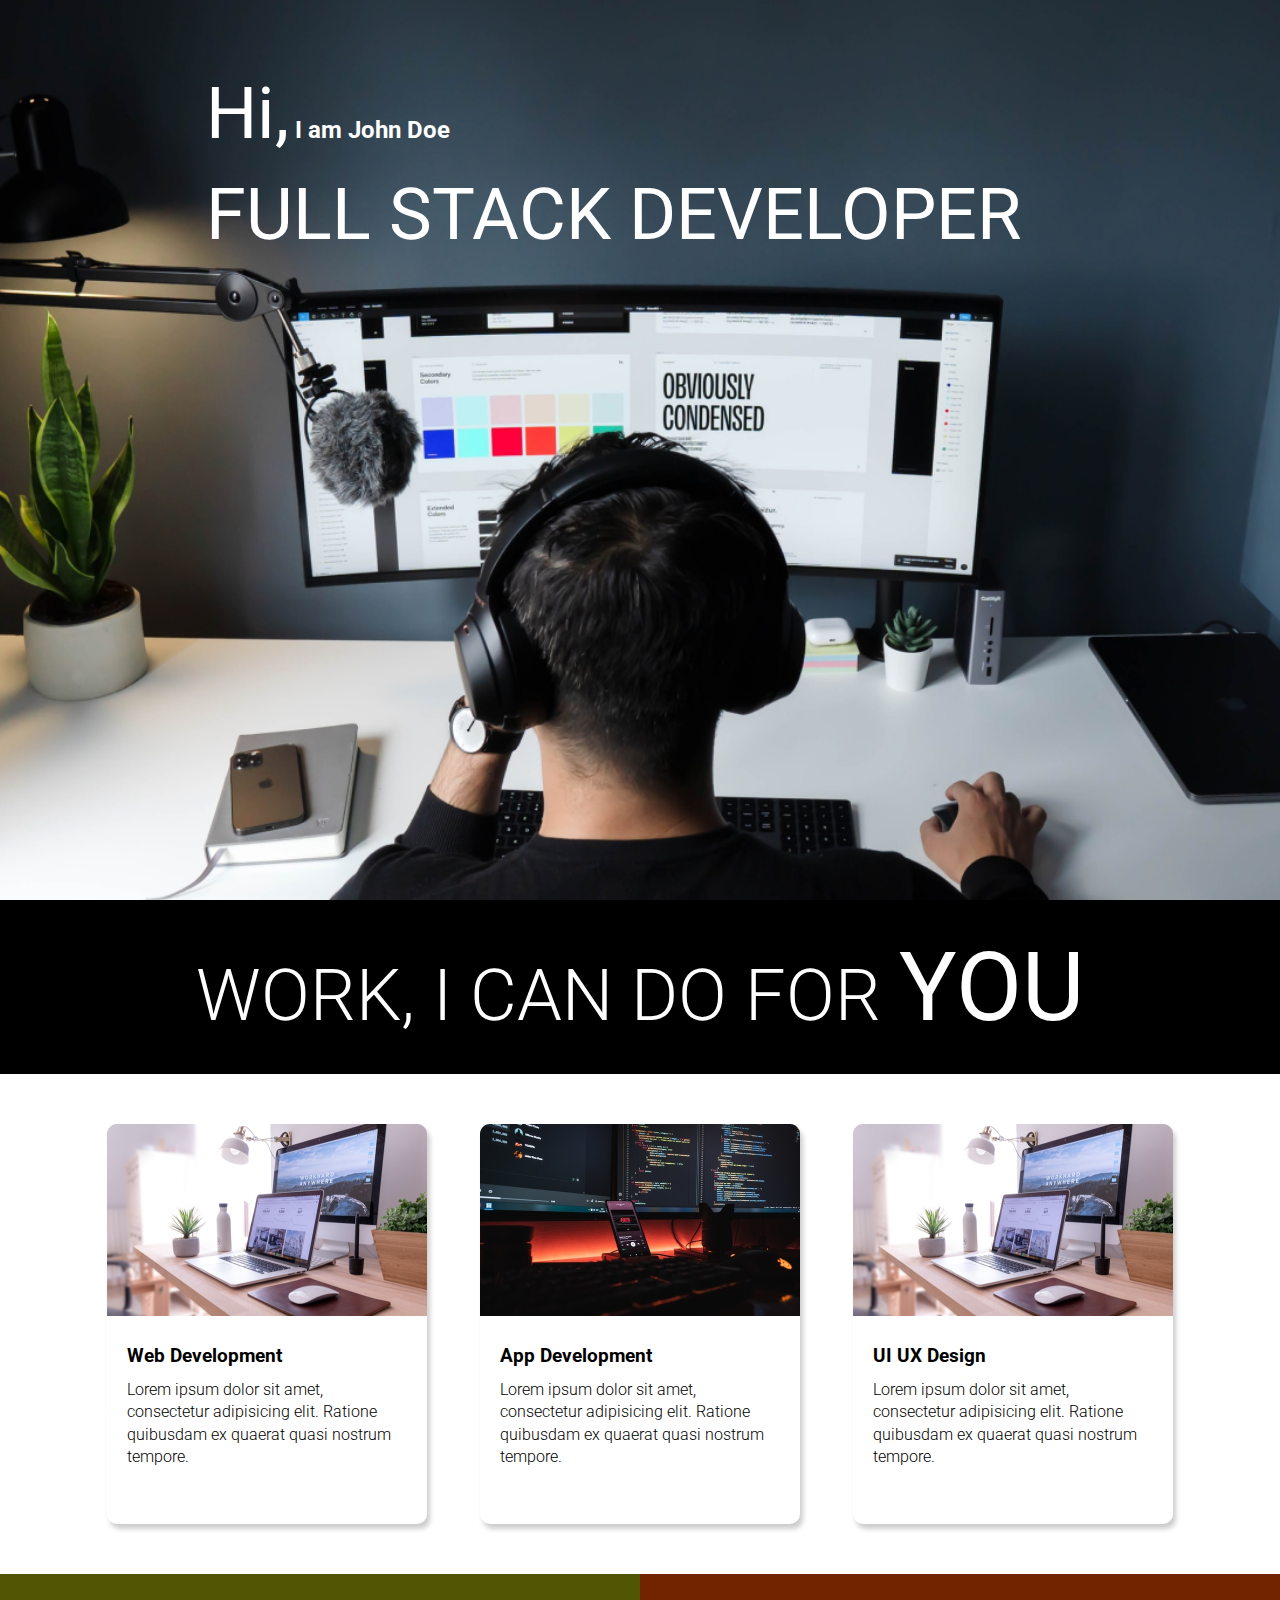
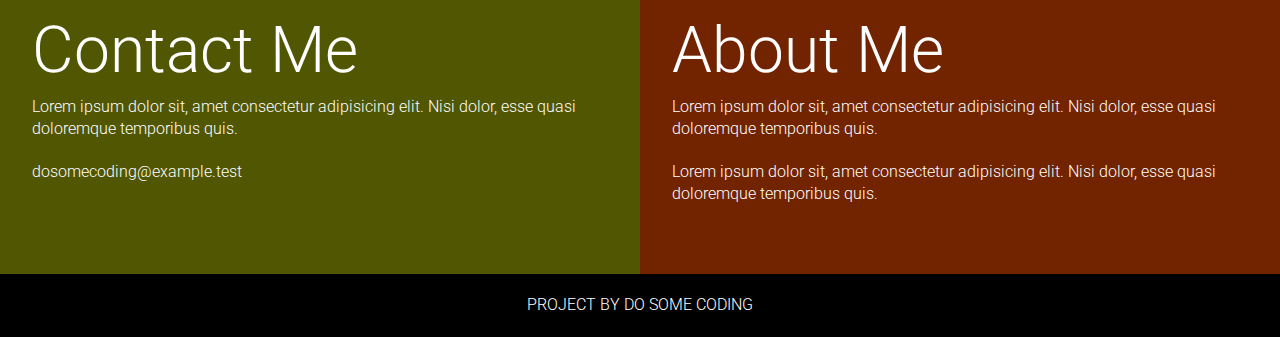
<file: Dev Landind Page/index.html>
<!DOCTYPE html>
<html lang="en">
  <head>
    <meta charset="UTF-8" />
    <meta http-equiv="X-UA-Compatible" content="IE=edge" />
    <meta name="viewport" content="width=device-width, initial-scale=1.0" />
    <title>Developer | Landing Page</title>
    <link rel="stylesheet" href="style.css" />
  </head>
  <body>
    <section class="hero_section">
      <div class="text_container">
        <h2><span class="lg_text">Hi,</span> I am John Doe</h2>
        <h1 class="lg_text">FULL STACK DEVELOPER</h1>
      </div>
    </section>
    <section class="black_box">
      <h2>WORK, I CAN DO FOR <span>YOU</span></h2>
    </section>
    <section class="work">
      <div class="grid_item">
        <div class="card">
          <div class="image_container">
            <img src="images/web.png" alt="web development" />
          </div>
          <div class="card_content">
            <h3>Web Development</h3>
            <p>
              Lorem ipsum dolor sit amet, consectetur adipisicing elit. Ratione
              quibusdam ex quaerat quasi nostrum tempore.
            </p>
          </div>
        </div>
      </div>
      <div class="grid_item">
        <div class="card">
          <div class="image_container">
            <img src="images/mobile.png" alt="app development" />
          </div>
          <div class="card_content">
            <h3>App Development</h3>
            <p>
              Lorem ipsum dolor sit amet, consectetur adipisicing elit. Ratione
              quibusdam ex quaerat quasi nostrum tempore.
            </p>
          </div>
        </div>
      </div>
      <div class="grid_item">
        <div class="card">
          <div class="image_container">
            <img src="images/web.png" alt="web development" />
          </div>
          <div class="card_content">
            <h3>UI UX Design</h3>
            <p>
              Lorem ipsum dolor sit amet, consectetur adipisicing elit. Ratione
              quibusdam ex quaerat quasi nostrum tempore.
            </p>
          </div>
        </div>
      </div>
    </section>
    <section class="bottom_section">
      <div class="contact">
        <h2>Contact Me</h2>
        <p>
          Lorem ipsum dolor sit, amet consectetur adipisicing elit. Nisi dolor,
          esse quasi doloremque temporibus quis.
        </p>
        <p>dosomecoding@example.test</p>
      </div>
      <div class="about">
        <h2>About Me</h2>

        <p>
          Lorem ipsum dolor sit, amet consectetur adipisicing elit. Nisi dolor,
          esse quasi doloremque temporibus quis.
        </p>
        <p>
          Lorem ipsum dolor sit, amet consectetur adipisicing elit. Nisi dolor,
          esse quasi doloremque temporibus quis.
        </p>
      </div>
    </section>
    <footer>Project By do some coding</footer>
  </body>
</html>
</file>
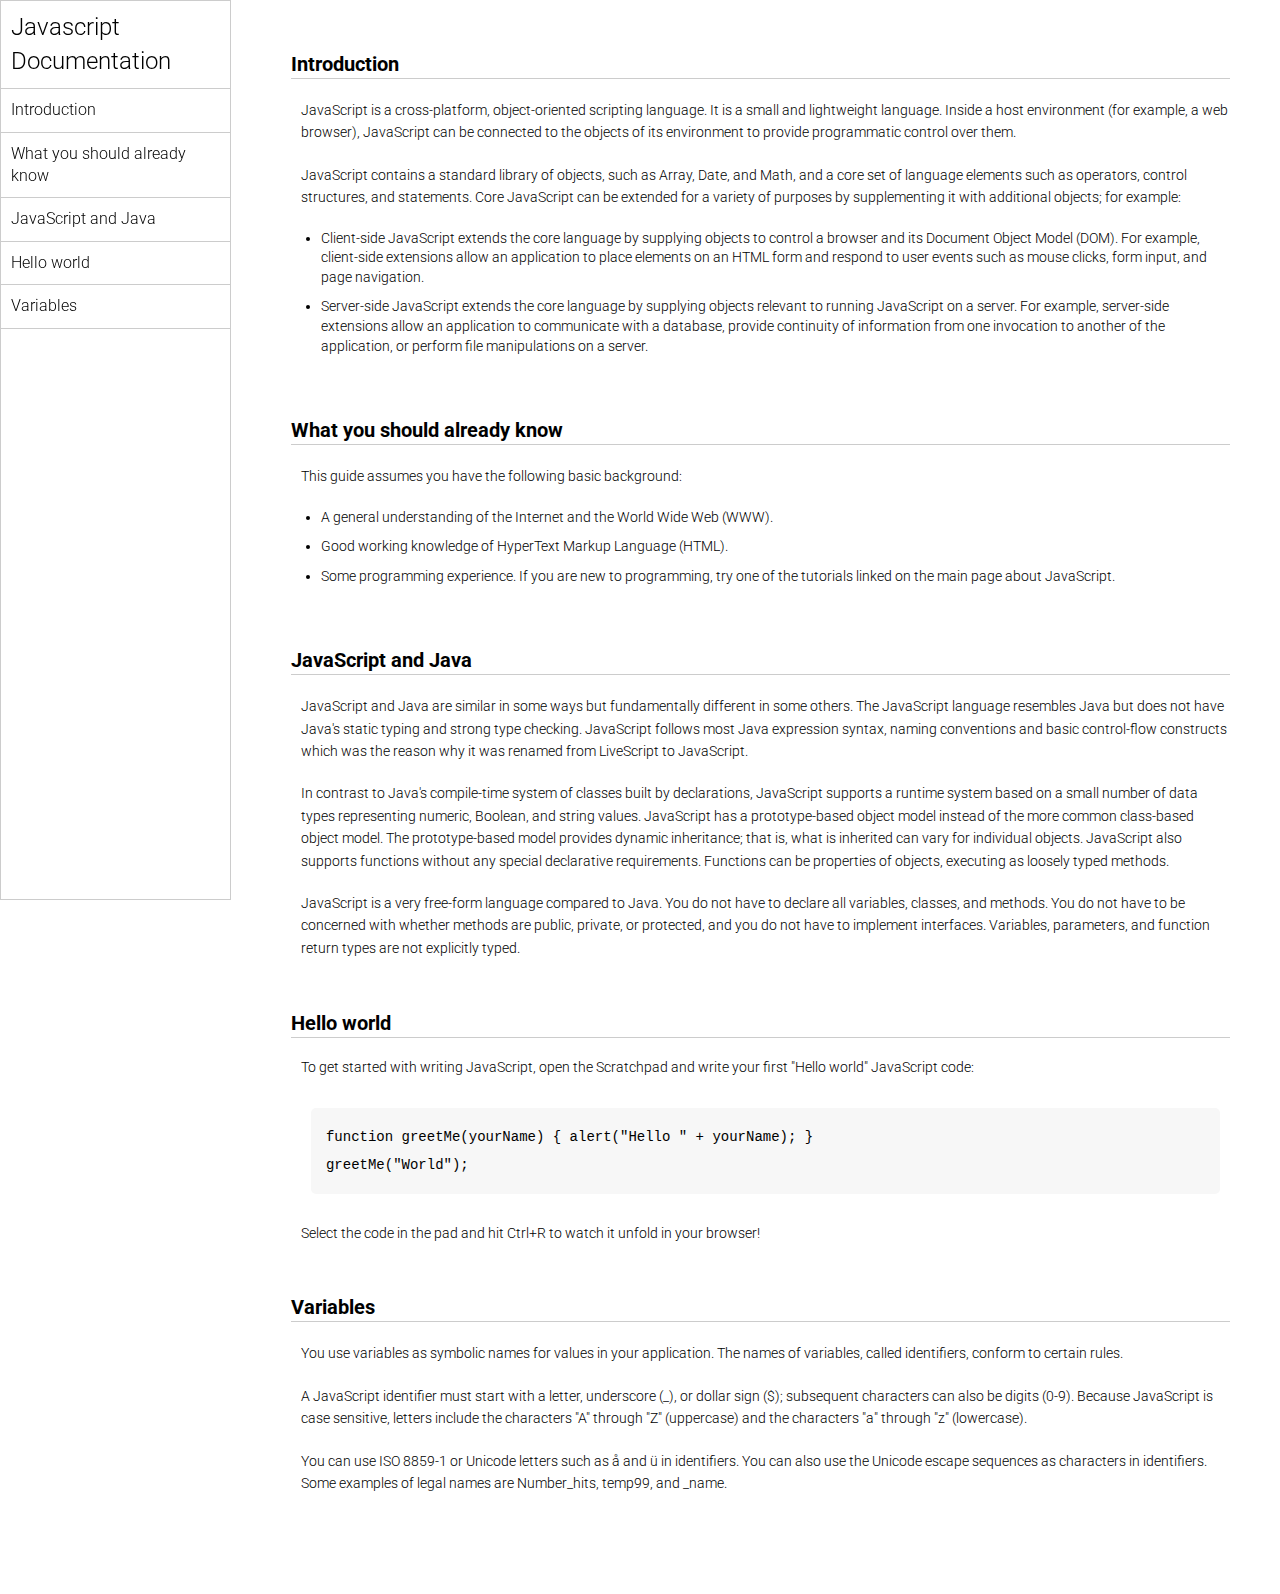
<file: JavaScript Documention/index.html>
<!DOCTYPE html>
<html lang="en">
  <head>
    <meta charset="UTF-8" />
    <meta http-equiv="X-UA-Compatible" content="IE=edge" />
    <meta name="viewport" content="width=device-width, initial-scale=1.0" />
    <title>Javascript Documentation</title>
    <link rel="stylesheet" href="style.css" />
    <link rel="stylesheet" href="style.css" />
  </head>
  <body>
    <header>
      <nav>
        <h1>Javascript Documentation</h1>
        <ul>
          <a href="#Introduction"><li>Introduction</li></a>
          <a href="#What_you_should_already_know"
            ><li>What you should already know</li></a
          >
          <a href="#JavaScript_and_Java"><li>JavaScript and Java</li></a>
          <a href="#Hello_world"><li>Hello world</li></a>
          <a href="#Variables"><li>Variables</li></a>
        </ul>
      </nav>
    </header>
    <main>
      <section id="Introduction">
        <h2>Introduction</h2>
        <article>
          <p>
            JavaScript is a cross-platform, object-oriented scripting language.
            It is a small and lightweight language. Inside a host environment
            (for example, a web browser), JavaScript can be connected to the
            objects of its environment to provide programmatic control over
            them.
          </p>

          <p>
            JavaScript contains a standard library of objects, such as Array,
            Date, and Math, and a core set of language elements such as
            operators, control structures, and statements. Core JavaScript can
            be extended for a variety of purposes by supplementing it with
            additional objects; for example:
          </p>
          <ul>
            <li>
              Client-side JavaScript extends the core language by supplying
              objects to control a browser and its Document Object Model (DOM).
              For example, client-side extensions allow an application to place
              elements on an HTML form and respond to user events such as mouse
              clicks, form input, and page navigation.
            </li>
            <li>
              Server-side JavaScript extends the core language by supplying
              objects relevant to running JavaScript on a server. For example,
              server-side extensions allow an application to communicate with a
              database, provide continuity of information from one invocation to
              another of the application, or perform file manipulations on a
              server.
            </li>
          </ul>
        </article>
      </section>
      <section id="What_you_should_already_know">
        <h2>What you should already know</h2>
        <article>
          <p>This guide assumes you have the following basic background:</p>

          <ul>
            <li>
              A general understanding of the Internet and the World Wide Web
              (WWW).
            </li>
            <li>Good working knowledge of HyperText Markup Language (HTML).</li>
            <li>
              Some programming experience. If you are new to programming, try
              one of the tutorials linked on the main page about JavaScript.
            </li>
          </ul>
        </article>
      </section>
      <section id="JavaScript_and_Java">
        <h2>JavaScript and Java</h2>
        <article>
          <p>
            JavaScript and Java are similar in some ways but fundamentally
            different in some others. The JavaScript language resembles Java but
            does not have Java's static typing and strong type checking.
            JavaScript follows most Java expression syntax, naming conventions
            and basic control-flow constructs which was the reason why it was
            renamed from LiveScript to JavaScript.
          </p>

          <p>
            In contrast to Java's compile-time system of classes built by
            declarations, JavaScript supports a runtime system based on a small
            number of data types representing numeric, Boolean, and string
            values. JavaScript has a prototype-based object model instead of the
            more common class-based object model. The prototype-based model
            provides dynamic inheritance; that is, what is inherited can vary
            for individual objects. JavaScript also supports functions without
            any special declarative requirements. Functions can be properties of
            objects, executing as loosely typed methods.
          </p>
          <p>
            JavaScript is a very free-form language compared to Java. You do not
            have to declare all variables, classes, and methods. You do not have
            to be concerned with whether methods are public, private, or
            protected, and you do not have to implement interfaces. Variables,
            parameters, and function return types are not explicitly typed.
          </p>
        </article>
      </section>
      <section id="Hello_world">
        <h2>Hello world</h2>
        <article>
          To get started with writing JavaScript, open the Scratchpad and write
          your first "Hello world" JavaScript code:
          <code
            >function greetMe(yourName) { alert("Hello " + yourName); }
            greetMe("World");
          </code>

          Select the code in the pad and hit Ctrl+R to watch it unfold in your
          browser!
        </article>
      </section>
      <section id="Variables">
        <h2>Variables</h2>
        <article>
          <p>
            You use variables as symbolic names for values in your application.
            The names of variables, called identifiers, conform to certain
            rules.
          </p>
          <p>
            A JavaScript identifier must start with a letter, underscore (_), or
            dollar sign ($); subsequent characters can also be digits (0-9).
            Because JavaScript is case sensitive, letters include the characters
            "A" through "Z" (uppercase) and the characters "a" through "z"
            (lowercase).
          </p>
          <p>
            You can use ISO 8859-1 or Unicode letters such as å and ü in
            identifiers. You can also use the Unicode escape sequences as
            characters in identifiers. Some examples of legal names are
            Number_hits, temp99, and _name.
          </p>
        </article>
      </section>
    </main>
  </body>
</html>
</file>
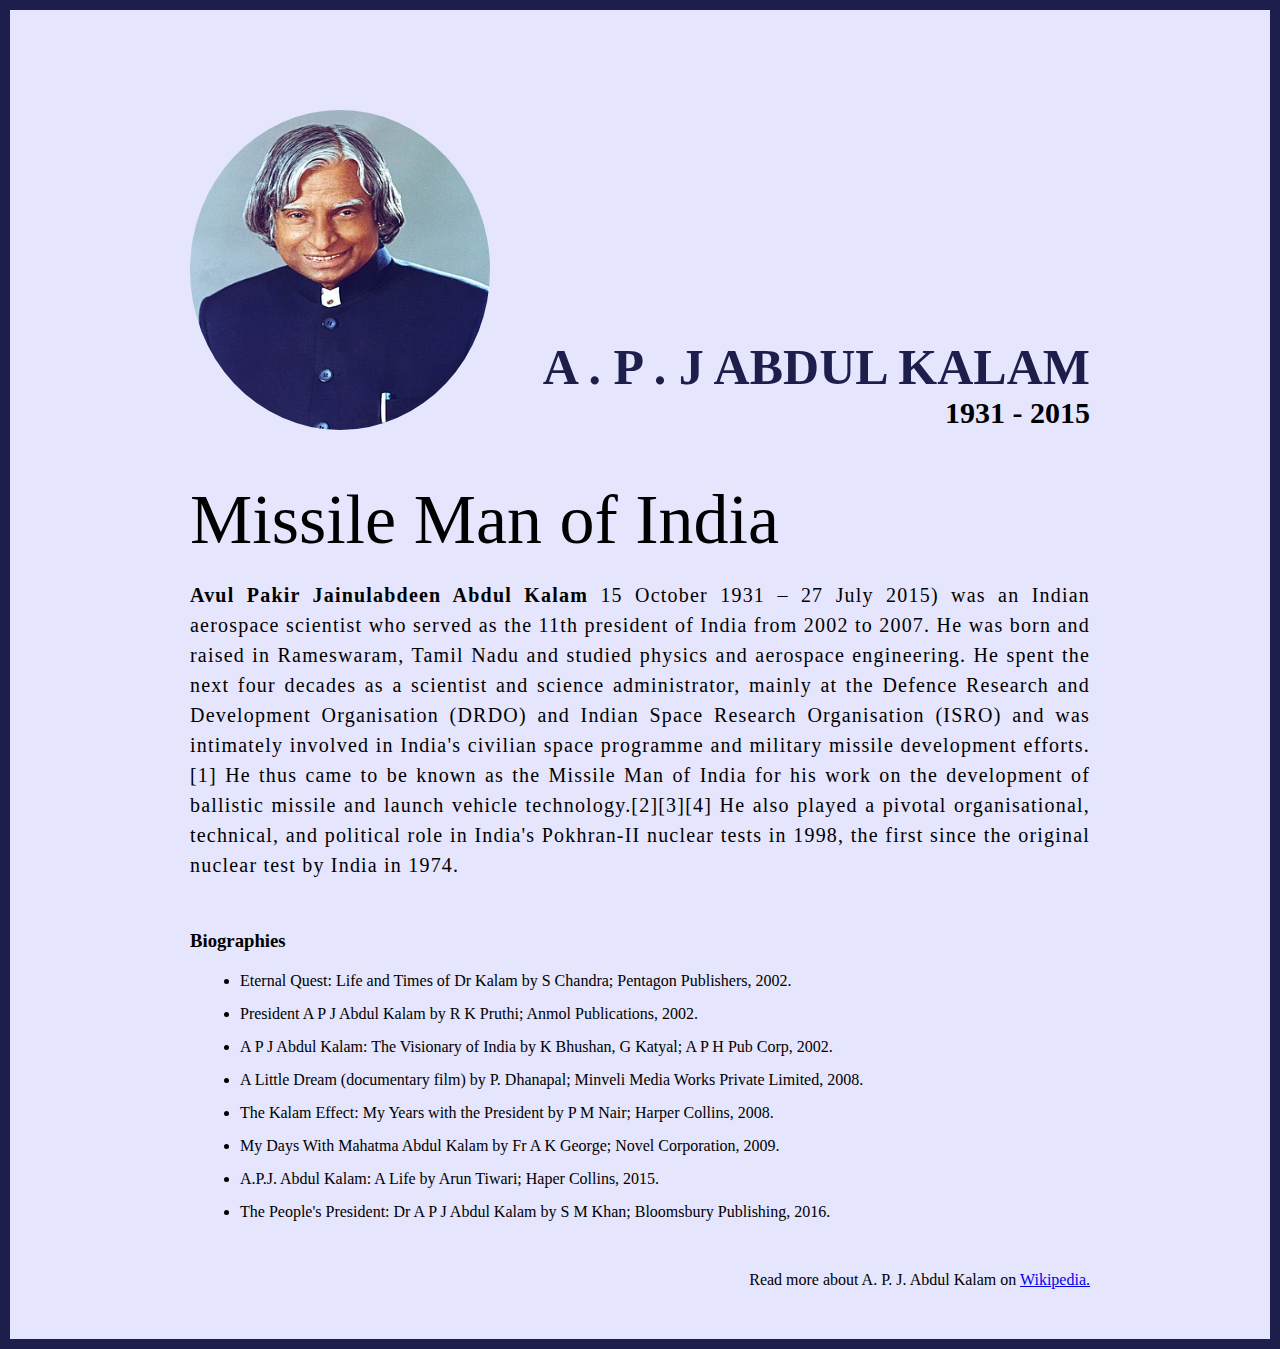
<file: The Tribute Website/index.html>
<!DOCTYPE html>
<html lang="en">

<head>
    <meta charset="UTF-8" />

    <meta http-equiv="X-UA-Compatible" content="IE=edge" />

    <meta name="viewport" content="width=device-width, initial-scale=1.0" />
    <title>The Tribute Website | A.P. J Abdul Kalam</title>
    <link rel="stylesheet" href="style.css" />
</head>

<body>
    <div class="container">
        <div class="content">
            <section class="top_section">
                <div class="image_container">
                    <img src="./images/apj.jpg" alt="tribute" />
                </div>
                <div>
                    <h1>A . P . J Abdul Kalam</h1>
                    <h4>1931 - 2015</h4>
                </div>
            </section>
            <section class="about_section">
                <h2>Missile Man of India</h2>
                <p>
                    <b>Avul Pakir Jainulabdeen Abdul Kalam</b> 15 October 1931 – 27 July 2015) was an Indian aerospace scientist who served as the 11th president of India from 2002 to 2007. He was born and raised in Rameswaram, Tamil Nadu and studied
                    physics and aerospace engineering. He spent the next four decades as a scientist and science administrator, mainly at the Defence Research and Development Organisation (DRDO) and Indian Space Research Organisation (ISRO) and was intimately
                    involved in India's civilian space programme and military missile development efforts.[1] He thus came to be known as the Missile Man of India for his work on the development of ballistic missile and launch vehicle technology.[2][3][4]
                    He also played a pivotal organisational, technical, and political role in India's Pokhran-II nuclear tests in 1998, the first since the original nuclear test by India in 1974.
                </p>
            </section>
            <section class="biography_section">
                <h3>Biographies</h3>
                <ul>
                    <li>
                        Eternal Quest: Life and Times of Dr Kalam by S Chandra; Pentagon Publishers, 2002.
                    </li>
                    <li>
                        President A P J Abdul Kalam by R K Pruthi; Anmol Publications, 2002.
                    </li>
                    <li>
                        A P J Abdul Kalam: The Visionary of India by K Bhushan, G Katyal; A P H Pub Corp, 2002.
                    </li>
                    <li>
                        A Little Dream (documentary film) by P. Dhanapal; Minveli Media Works Private Limited, 2008.
                    </li>
                    <li>
                        The Kalam Effect: My Years with the President by P M Nair; Harper Collins, 2008.
                    </li>
                    <li>
                        My Days With Mahatma Abdul Kalam by Fr A K George; Novel Corporation, 2009.
                    </li>
                    <li>
                        A.P.J. Abdul Kalam: A Life by Arun Tiwari; Haper Collins, 2015.
                    </li>
                    <li>
                        The People's President: Dr A P J Abdul Kalam by S M Khan; Bloomsbury Publishing, 2016.
                    </li>
                </ul>
            </section>
            <footer>
                <p>
                    Read more about A. P. J. Abdul Kalam on
                    <a href="https://en.wikipedia.org/wiki/A._P._J._Abdul_Kalam">Wikipedia.</a
            >
          </p>
        </footer>
      </div>
    </div>
  </body>
</html>
</file>
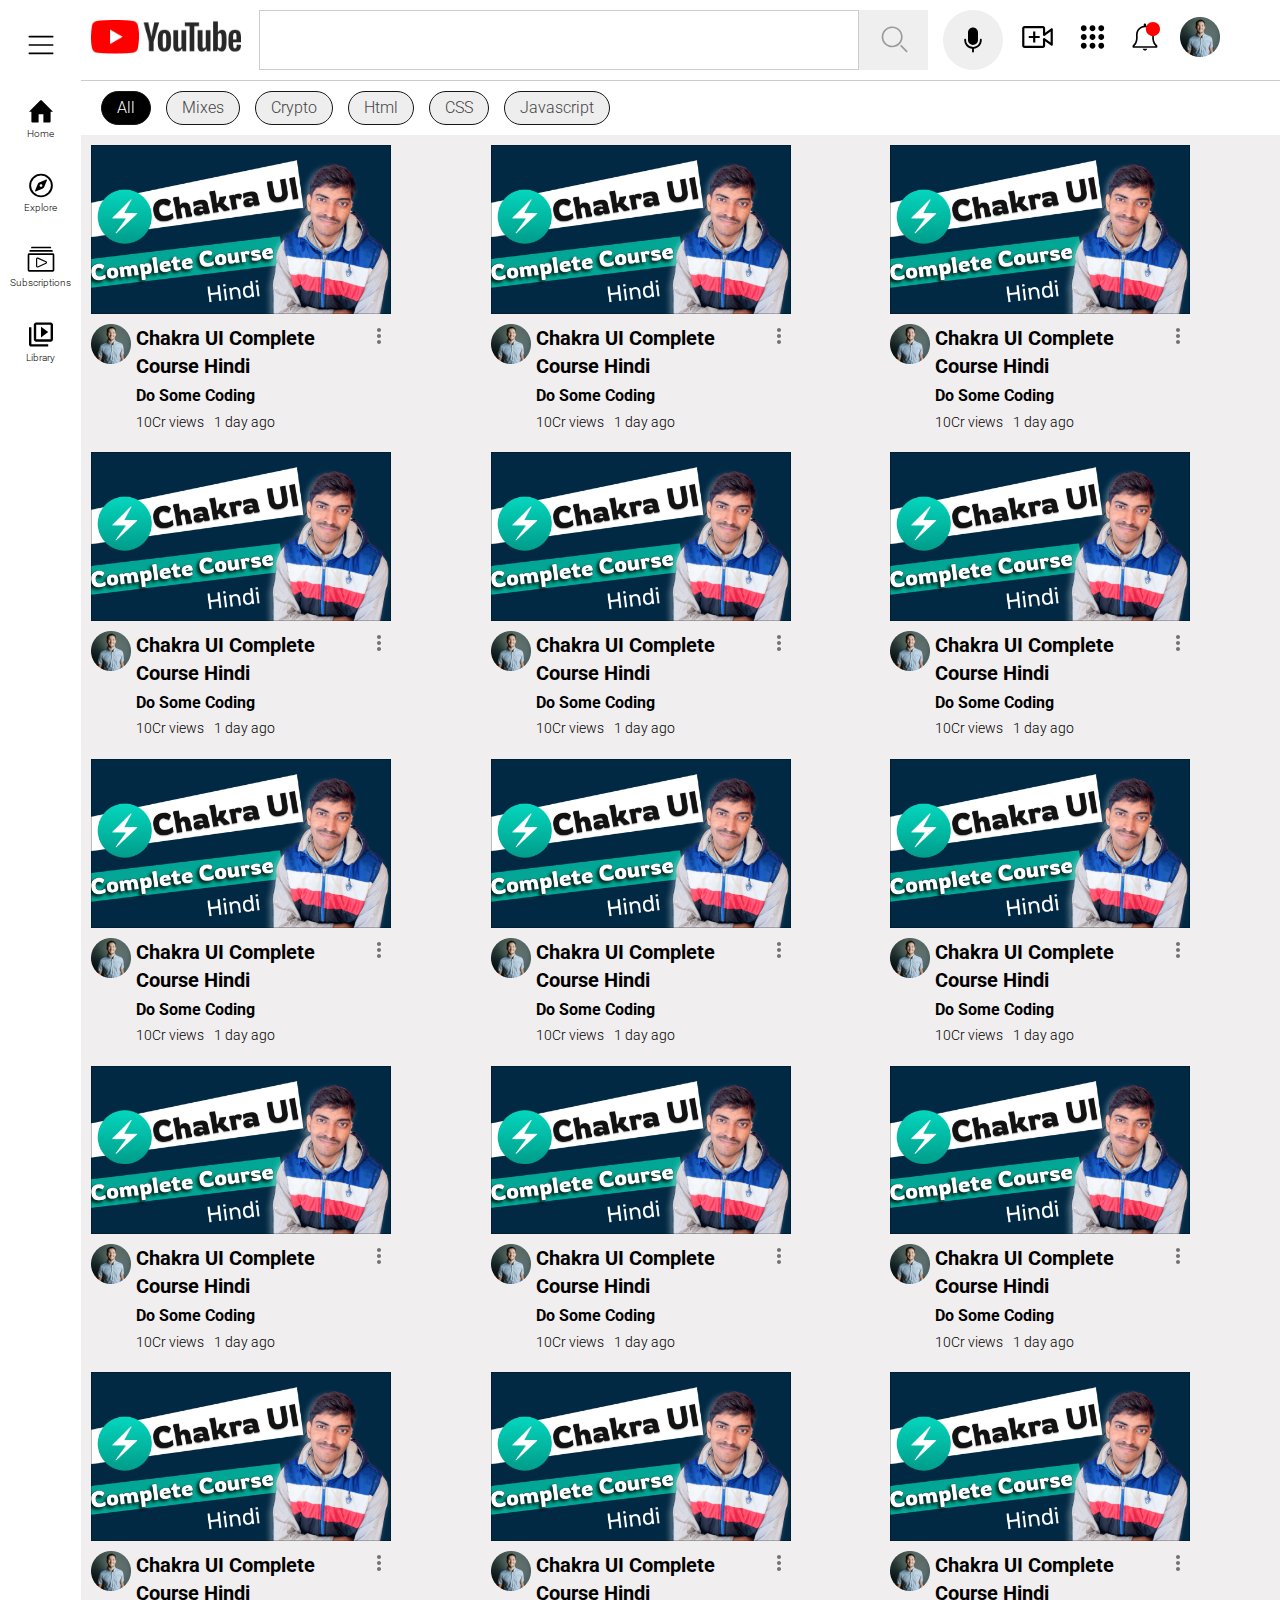
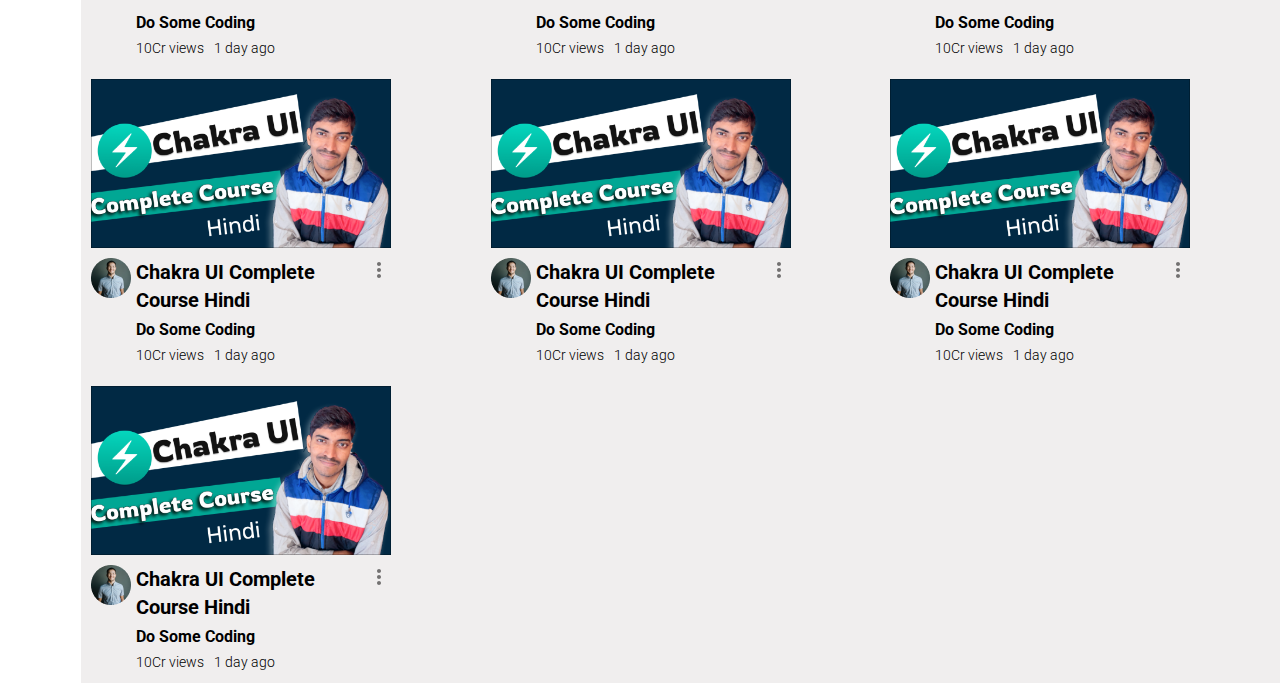
<file: YouTube Clone/index.html>
<!DOCTYPE html>
<html lang="en">
  <head>
    <meta charset="UTF-8" />
    <meta http-equiv="X-UA-Compatible" content="IE=edge" />
    <meta name="viewport" content="width=device-width, initial-scale=1.0" />
    <title>Youtube Clone</title>
    <link rel="stylesheet" href="style.css" />
  </head>
  <body>
    <div class="container">
      <aside>
        <div class="bars">
          <img src="icons/bars.svg" alt="bars" />
        </div>

        <div class="side-icons">
          <i>
            <img src="icons/home.svg" alt="home" />
          </i>
          <p>Home</p>
        </div>
        <div class="side-icons">
          <i>
            <img src="icons/compass.svg" alt="explore" />
          </i>
          <p>Explore</p>
        </div>
        <div class="side-icons">
          <i>
            <img src="icons/video-gallary.svg" alt="gallary" />
          </i>
          <p>Subscriptions</p>
        </div>
        <div class="side-icons">
          <i>
            <img src="icons/video-library.svg" alt="library" />
          </i>
          <p>Library</p>
        </div>
      </aside>
      <div class="main-container">
        <header>
          <nav>
            <div class="logo">
              <img src="images/youtube-logo.png" alt="Youtube Logo" />
            </div>
            <div class="center-nav">
              <div class="search">
                <input type="text" />
                <button>
                  <img src="icons/search.svg" alt="search" />
                </button>
              </div>
              <div class="mic">
                <img src="icons/mic.svg" alt="mic" />
              </div>
            </div>
            <div class="side-nav">
              <i>
                <img src="icons/video-add.svg" alt="video add" />
              </i>
              <i>
                <img src="icons/dot-grid.svg" alt="grid" />
              </i>
              <i>
                <img src="icons/bell.svg" alt="bell" />
              </i>
              <i>
                <img src="images/avatar.png" alt="avatar" />
              </i>
            </div>
          </nav>
          <div class="tags">
            <div class="tag dark">All</div>
            <div class="tag light">Mixes</div>
            <div class="tag light">Crypto</div>
            <div class="tag light">Html</div>
            <div class="tag light">CSS</div>
            <div class="tag light">Javascript</div>
          </div>
        </header>
        <main>
          <div class="card-container">
            <div class="card">
              <img src="images/thumbnail.png" alt="thumbnail" />
              <div class="avatar-content">
                <div class="avatar">
                  <img src="images/avatar.png" alt="avatar" />
                </div>

                <div class="content">
                  <h3>Chakra UI Complete Course Hindi</h3>
                  <p class="channel-name">Do Some Coding</p>
                  <div class="content-status">
                    <p>10Cr views</p>
                    <p>1 day ago</p>
                  </div>
                </div>
                <div class="dots">
                  <img src="icons/dots.svg" alt="dots" />
                </div>
              </div>
            </div>
            <div class="card">
              <img src="images/thumbnail.png" alt="thumbnail" />
              <div class="avatar-content">
                <div class="avatar">
                  <img src="images/avatar.png" alt="avatar" />
                </div>

                <div class="content">
                  <h3>Chakra UI Complete Course Hindi</h3>
                  <p class="channel-name">Do Some Coding</p>
                  <div class="content-status">
                    <p>10Cr views</p>
                    <p>1 day ago</p>
                  </div>
                </div>
                <div class="dots">
                  <img src="icons/dots.svg" alt="dots" />
                </div>
              </div>
            </div>
            <div class="card">
              <img src="images/thumbnail.png" alt="thumbnail" />
              <div class="avatar-content">
                <div class="avatar">
                  <img src="images/avatar.png" alt="avatar" />
                </div>

                <div class="content">
                  <h3>Chakra UI Complete Course Hindi</h3>
                  <p class="channel-name">Do Some Coding</p>
                  <div class="content-status">
                    <p>10Cr views</p>
                    <p>1 day ago</p>
                  </div>
                </div>
                <div class="dots">
                  <img src="icons/dots.svg" alt="dots" />
                </div>
              </div>
            </div>
            <div class="card">
              <img src="images/thumbnail.png" alt="thumbnail" />
              <div class="avatar-content">
                <div class="avatar">
                  <img src="images/avatar.png" alt="avatar" />
                </div>

                <div class="content">
                  <h3>Chakra UI Complete Course Hindi</h3>
                  <p class="channel-name">Do Some Coding</p>
                  <div class="content-status">
                    <p>10Cr views</p>
                    <p>1 day ago</p>
                  </div>
                </div>
                <div class="dots">
                  <img src="icons/dots.svg" alt="dots" />
                </div>
              </div>
            </div>
            <div class="card">
              <img src="images/thumbnail.png" alt="thumbnail" />
              <div class="avatar-content">
                <div class="avatar">
                  <img src="images/avatar.png" alt="avatar" />
                </div>

                <div class="content">
                  <h3>Chakra UI Complete Course Hindi</h3>
                  <p class="channel-name">Do Some Coding</p>
                  <div class="content-status">
                    <p>10Cr views</p>
                    <p>1 day ago</p>
                  </div>
                </div>
                <div class="dots">
                  <img src="icons/dots.svg" alt="dots" />
                </div>
              </div>
            </div>
            <div class="card">
              <img src="images/thumbnail.png" alt="thumbnail" />
              <div class="avatar-content">
                <div class="avatar">
                  <img src="images/avatar.png" alt="avatar" />
                </div>

                <div class="content">
                  <h3>Chakra UI Complete Course Hindi</h3>
                  <p class="channel-name">Do Some Coding</p>
                  <div class="content-status">
                    <p>10Cr views</p>
                    <p>1 day ago</p>
                  </div>
                </div>
                <div class="dots">
                  <img src="icons/dots.svg" alt="dots" />
                </div>
              </div>
            </div>
            <div class="card">
              <img src="images/thumbnail.png" alt="thumbnail" />
              <div class="avatar-content">
                <div class="avatar">
                  <img src="images/avatar.png" alt="avatar" />
                </div>

                <div class="content">
                  <h3>Chakra UI Complete Course Hindi</h3>
                  <p class="channel-name">Do Some Coding</p>
                  <div class="content-status">
                    <p>10Cr views</p>
                    <p>1 day ago</p>
                  </div>
                </div>
                <div class="dots">
                  <img src="icons/dots.svg" alt="dots" />
                </div>
              </div>
            </div>
            <div class="card">
              <img src="images/thumbnail.png" alt="thumbnail" />
              <div class="avatar-content">
                <div class="avatar">
                  <img src="images/avatar.png" alt="avatar" />
                </div>

                <div class="content">
                  <h3>Chakra UI Complete Course Hindi</h3>
                  <p class="channel-name">Do Some Coding</p>
                  <div class="content-status">
                    <p>10Cr views</p>
                    <p>1 day ago</p>
                  </div>
                </div>
                <div class="dots">
                  <img src="icons/dots.svg" alt="dots" />
                </div>
              </div>
            </div>
            <div class="card">
              <img src="images/thumbnail.png" alt="thumbnail" />
              <div class="avatar-content">
                <div class="avatar">
                  <img src="images/avatar.png" alt="avatar" />
                </div>

                <div class="content">
                  <h3>Chakra UI Complete Course Hindi</h3>
                  <p class="channel-name">Do Some Coding</p>
                  <div class="content-status">
                    <p>10Cr views</p>
                    <p>1 day ago</p>
                  </div>
                </div>
                <div class="dots">
                  <img src="icons/dots.svg" alt="dots" />
                </div>
              </div>
            </div>
            <div class="card">
              <img src="images/thumbnail.png" alt="thumbnail" />
              <div class="avatar-content">
                <div class="avatar">
                  <img src="images/avatar.png" alt="avatar" />
                </div>

                <div class="content">
                  <h3>Chakra UI Complete Course Hindi</h3>
                  <p class="channel-name">Do Some Coding</p>
                  <div class="content-status">
                    <p>10Cr views</p>
                    <p>1 day ago</p>
                  </div>
                </div>
                <div class="dots">
                  <img src="icons/dots.svg" alt="dots" />
                </div>
              </div>
            </div>
            <div class="card">
              <img src="images/thumbnail.png" alt="thumbnail" />
              <div class="avatar-content">
                <div class="avatar">
                  <img src="images/avatar.png" alt="avatar" />
                </div>

                <div class="content">
                  <h3>Chakra UI Complete Course Hindi</h3>
                  <p class="channel-name">Do Some Coding</p>
                  <div class="content-status">
                    <p>10Cr views</p>
                    <p>1 day ago</p>
                  </div>
                </div>
                <div class="dots">
                  <img src="icons/dots.svg" alt="dots" />
                </div>
              </div>
            </div>
            <div class="card">
              <img src="images/thumbnail.png" alt="thumbnail" />
              <div class="avatar-content">
                <div class="avatar">
                  <img src="images/avatar.png" alt="avatar" />
                </div>

                <div class="content">
                  <h3>Chakra UI Complete Course Hindi</h3>
                  <p class="channel-name">Do Some Coding</p>
                  <div class="content-status">
                    <p>10Cr views</p>
                    <p>1 day ago</p>
                  </div>
                </div>
                <div class="dots">
                  <img src="icons/dots.svg" alt="dots" />
                </div>
              </div>
            </div>
            <div class="card">
              <img src="images/thumbnail.png" alt="thumbnail" />
              <div class="avatar-content">
                <div class="avatar">
                  <img src="images/avatar.png" alt="avatar" />
                </div>

                <div class="content">
                  <h3>Chakra UI Complete Course Hindi</h3>
                  <p class="channel-name">Do Some Coding</p>
                  <div class="content-status">
                    <p>10Cr views</p>
                    <p>1 day ago</p>
                  </div>
                </div>
                <div class="dots">
                  <img src="icons/dots.svg" alt="dots" />
                </div>
              </div>
            </div>
            <div class="card">
              <img src="images/thumbnail.png" alt="thumbnail" />
              <div class="avatar-content">
                <div class="avatar">
                  <img src="images/avatar.png" alt="avatar" />
                </div>

                <div class="content">
                  <h3>Chakra UI Complete Course Hindi</h3>
                  <p class="channel-name">Do Some Coding</p>
                  <div class="content-status">
                    <p>10Cr views</p>
                    <p>1 day ago</p>
                  </div>
                </div>
                <div class="dots">
                  <img src="icons/dots.svg" alt="dots" />
                </div>
              </div>
            </div>
            <div class="card">
              <img src="images/thumbnail.png" alt="thumbnail" />
              <div class="avatar-content">
                <div class="avatar">
                  <img src="images/avatar.png" alt="avatar" />
                </div>

                <div class="content">
                  <h3>Chakra UI Complete Course Hindi</h3>
                  <p class="channel-name">Do Some Coding</p>
                  <div class="content-status">
                    <p>10Cr views</p>
                    <p>1 day ago</p>
                  </div>
                </div>
                <div class="dots">
                  <img src="icons/dots.svg" alt="dots" />
                </div>
              </div>
            </div>
            <div class="card">
              <img src="images/thumbnail.png" alt="thumbnail" />
              <div class="avatar-content">
                <div class="avatar">
                  <img src="images/avatar.png" alt="avatar" />
                </div>

                <div class="content">
                  <h3>Chakra UI Complete Course Hindi</h3>
                  <p class="channel-name">Do Some Coding</p>
                  <div class="content-status">
                    <p>10Cr views</p>
                    <p>1 day ago</p>
                  </div>
                </div>
                <div class="dots">
                  <img src="icons/dots.svg" alt="dots" />
                </div>
              </div>
            </div>
            <div class="card">
              <img src="images/thumbnail.png" alt="thumbnail" />
              <div class="avatar-content">
                <div class="avatar">
                  <img src="images/avatar.png" alt="avatar" />
                </div>

                <div class="content">
                  <h3>Chakra UI Complete Course Hindi</h3>
                  <p class="channel-name">Do Some Coding</p>
                  <div class="content-status">
                    <p>10Cr views</p>
                    <p>1 day ago</p>
                  </div>
                </div>
                <div class="dots">
                  <img src="icons/dots.svg" alt="dots" />
                </div>
              </div>
            </div>
            <div class="card">
              <img src="images/thumbnail.png" alt="thumbnail" />
              <div class="avatar-content">
                <div class="avatar">
                  <img src="images/avatar.png" alt="avatar" />
                </div>

                <div class="content">
                  <h3>Chakra UI Complete Course Hindi</h3>
                  <p class="channel-name">Do Some Coding</p>
                  <div class="content-status">
                    <p>10Cr views</p>
                    <p>1 day ago</p>
                  </div>
                </div>
                <div class="dots">
                  <img src="icons/dots.svg" alt="dots" />
                </div>
              </div>
            </div>
            <div class="card">
              <img src="images/thumbnail.png" alt="thumbnail" />
              <div class="avatar-content">
                <div class="avatar">
                  <img src="images/avatar.png" alt="avatar" />
                </div>

                <div class="content">
                  <h3>Chakra UI Complete Course Hindi</h3>
                  <p class="channel-name">Do Some Coding</p>
                  <div class="content-status">
                    <p>10Cr views</p>
                    <p>1 day ago</p>
                  </div>
                </div>
                <div class="dots">
                  <img src="icons/dots.svg" alt="dots" />
                </div>
              </div>
            </div>
          </div>
        </main>
      </div>
    </div>
  </body>
</html>
</file>
<file: Dev Landind Page/style.css>
@import url("https://fonts.googleapis.com/css2?family=Roboto:ital,wght@0,100;0,300;0,400;0,500;0,700;0,900;1,100;1,300;1,400;1,500;1,700;1,900&display=swap");
* {
  margin: 0;
  padding: 0;
  box-sizing: border-box;
}

html,
body {
  line-height: 1.4;
  font-weight: 300;
  font-family: "Roboto", sans-serif;
}

.hero_section {
  background-image: url(images/developer.png);
  min-height: 100vh;
  background-position: center;
  background-size: cover;
  background-repeat: no-repeat;
}
.text_container {
  color: white;
  max-width: 900px;
  margin: 0 auto;
  padding-top: 64px;
  padding-left: 16px;
}
.lg_text {
  font-size: 72px;
  font-weight: 400;
}
.black_box {
  background-color: #000;
  padding: 20px;
}
.black_box h2 {
  font-size: 72px;
  color: white;
  text-align: center;
  font-weight: 300;
}

.black_box h2 span {
  font-weight: 400;
  font-size: 96px;
}
.work {
  display: grid;
  gap: 20px;
  grid-template-columns: repeat(auto-fit, minmax(320px, 1fr));

  max-width: 1100px;
  margin: 50px auto;
}
.grid_item {
  display: flex;
  justify-content: center;
  align-items: center;
}
.card {
  max-width: 320px;
  height: 400px;
  border-radius: 10px;
  box-shadow: 3px 5px 5px rgba(1, 1, 1, 0.2);
  transition: 0.2s ease-in-out;
}
.card:hover {
  transform: scale(1.04);
  box-shadow: 3px 5px 5px rgba(1, 1, 1, 0.3);
  transition: 0.2s ease-in-out;
}
.card_content {
  padding: 20px;
}
.card_content h3 {
  margin-bottom: 10px;
}
.bottom_section {
  display: flex;
}
.contact {
  background-color: #515603;
}
.about {
  background-color: #722300;
}

.contact,
.about {
  min-height: 300px;
  padding: 32px;
  color: white;
}
.about h2,
.contact h2 {
  font-size: 64px;
  font-weight: 300;
}
.about p,
.contact p {
  margin-bottom: 20px;
}

footer {
  text-align: center;
  text-transform: uppercase;
  background-color: #000;
  padding: 20px;
  color: white;
}
@media (max-width: 786px) {
  .hero_section {
    min-height: 50vh;
  }
  .text_container {
    padding: 10px 0;
    text-align: center;
  }
  .lg_text {
    font-size: 32px;
  }
  .black_box h2 {
    font-size: 24px;
  }
  .black_box h2 span {
    font-weight: 400;
    font-size: 32px;
  }
  .bottom_section {
    flex-direction: column;
  }
  h1 {
    font-size: 32px;
  }
  .about h2,
  .contact h2 {
    font-size: 32px;
  }
}
</file>
<file: JavaScript Documention/style.css>
@import url("https://fonts.googleapis.com/css2?family=Roboto:ital,wght@0,100;0,300;0,500;0,700;0,900;1,100;1,300;1,400;1,500;1,700;1,900&display=swap");

* {
  margin: 0;
  padding: 0;
  box-sizing: border-box;
}
html,
body {
  font-family: "Roboto", sans-serif;
  font-weight: 300;
  line-height: 1.4;
  scroll-behavior: smooth;
}

a {
  text-decoration: none;
}

body {
  display: flex;
  gap: 10px;
}

header {
  border: 1px solid #ccc;
  height: 100vh;
  position: sticky;
  top: 0;
}
nav {
  /* padding: 20px 10px; */
}
nav h1 {
  font-size: 1.5rem;
  font-weight: 300;
  padding: 10px;
  border-bottom: 1px solid #ccc;
}

nav ul {
  list-style: none;
}
nav ul li {
  border-bottom: 1px solid #ccc;
  padding: 10px;
  color: black;
}
nav ul li:hover {
  background: #ccc;
  transition: 0.3s ease-in-out;
}

/* Main Section */

main {
  padding: 50px;
}

section {
  margin-bottom: 50px;
  scroll-margin: 50px;
}

section article {
  max-width: 1200px;
  font-size: 14px;
}
section h2 {
  font-size: 20px;
  border-bottom: 1px solid #ccc;
  margin-bottom: 20px;
}

section article {
  margin-left: 10px;
  display: flex;
  flex-direction: column;
  gap: 20px;
}

section article ul {
  margin-left: 20px;
}
section article ul li {
  margin-bottom: 10px;
}

section article p {
  font-size: 14px;
  line-height: 1.6;
}

code {
  display: block;
  text-align: left;
  white-space: pre-line;
  line-height: 2;
  background-color: #f7f7f7;
  padding: 15px;
  margin: 10px;
  border-radius: 5px;
}
</file>
<file: The Tribute Website/style.css>
* {
    margin: 0;
    padding: 0;
    box-sizing: border-box;
}

.container {
    background-color: #e5e5fd;
    min-height: 100vh;
    border: 10px solid #1d1e4c;
}

.content {
    max-width: 900px;
    margin: 0 auto;
}

.top_section {
    margin-top: 100px;
    display: flex;
    justify-content: space-between;
    align-items: flex-end;
}

.top_section h1 {
    font-size: 50px;
    font-weight: bold;
    color: #1d1e4c;
    text-transform: uppercase;
}

.top_section h4 {
    font-size: 30px;
    text-align: end;
}

.image_container {
    border-radius: 50%;
    overflow: hidden;
}

.image_container,
img {
    width: 300px;
    height: 320px;
}

.about_section {
    margin-top: 50px;
}

.about_section h2 {
    font-size: 70px;
    font-weight: 400;
    margin-bottom: 20px;
}

.about_section p {
    font-size: 20px;
    line-height: 30px;
    letter-spacing: 1.2px;
    text-align: justify;
}

.biography_section {
    margin: 50px 0;
}

.biography_section h3 {
    margin-bottom: 20px;
}

.biography_section ul {
    margin-left: 50px;
}

.biography_section li {
    margin-bottom: 15px;
}

footer {
    margin: 50px 0;
}

footer p {
    text-align: end;
}
</file>
<file: YouTube Clone/style.css>
@import url("https://fonts.googleapis.com/css2?family=Roboto:ital,wght@0,100;0,300;0,500;0,700;0,900;1,100;1,300;1,400;1,500;1,700;1,900&display=swap");

* {
  margin: 0;
  padding: 0;
  box-sizing: border-box;
}

html,
body {
  font-family: "Roboto", sans-serif;
  font-weight: 300;
  line-height: 1.4;
}

nav {
  display: flex;
  justify-content: space-between;
  align-items: center;
  padding: 10px;
}
.logo img {
  width: 150px;
  height: auto;
}

.center-nav {
  display: flex;
}
.search {
  display: flex;
}
.search input {
  min-width: 600px;
  padding: 10px 20px;
  border: 0.5px solid #ccc;
}
.search button {
  border: none;
  padding: 10px 20px;
}

.mic {
  padding: 15px;
  border-radius: 50%;
  background: rgb(240, 239, 239);
  display: grid;
  place-items: center;
  margin-left: 15px;
}
.mic img {
  width: 30px;
}

.side-nav {
  display: flex;
  align-items: center;
  justify-content: center;
  gap: 20px;
  margin-right: 50px;
}

.tags {
  display: flex;
  padding: 10px 20px;
  gap: 15px;
  border-top: 1px solid #ccc;
}
.tag {
  padding: 5px 15px;
  border-radius: 20px;
  border: 1px solid rgb(22, 22, 22);
}
.dark {
  background: #000;
  color: white;
}
.light {
  background: rgb(238, 238, 238);
  color: rgb(67, 67, 67);
}

.container {
  display: flex;
}

aside {
  padding: 10px;
  display: flex;
  flex-direction: column;
  align-items: center;
  gap: 30px;
}

.side-icons {
  display: flex;
  flex-direction: column;
  align-items: center;
  justify-content: center;
}
.side-icons img {
  width: 30px;
}

.side-icons p {
  font-size: 10px;
  margin-top: -5px;
}
.bars {
  margin-top: 20px;
}
.main-container {
  width: 100%;
}
main {
  min-height: 100vh;
  background: rgb(240, 238, 238);
}

.card-container {
  display: grid;
  grid-template-columns: repeat(auto-fit, minmax(320px, 1fr));
}
.card {
  padding: 10px;
  max-width: 320px;
  display: flex;
  flex-direction: column;
}
.avatar-content {
  padding-top: 10px;
  display: flex;
  gap: 5px;
}
.card h3 {
  font-size: 20px;
}

.content {
  display: flex;
  flex-direction: column;
  gap: 5px;
}
.channel-name {
  font-size: 16px;
  font-weight: bold;
}
.content-status {
  display: flex;
  font-size: 14px;
  gap: 10px;
}
</file>
